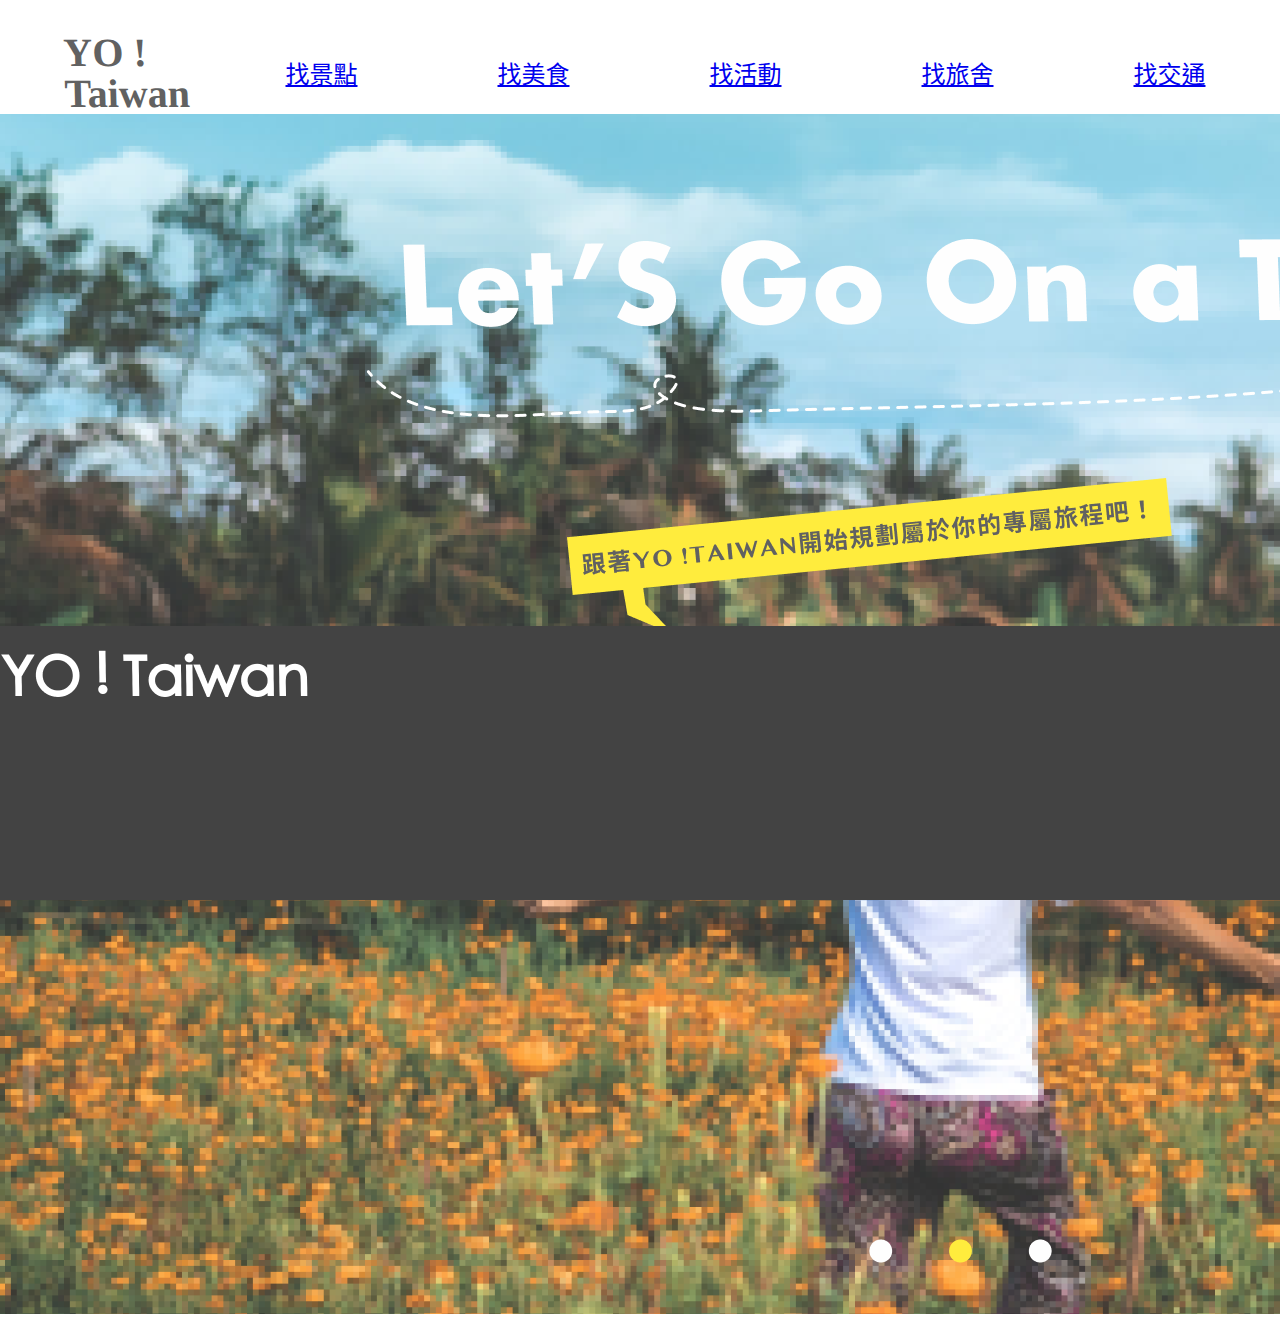
<file: index.html>
<!DOCTYPE html>
<html lang="en">
<head>
    <meta charset="UTF-8">
    <meta http-equiv="X-UA-Compatible" content="IE=edge">
    <meta name="viewport" content="width=device-width, initial-scale=1.0">
    <title>YO ! Taiwan</title>
    <link rel = "stylesheet" type = "text/css" href = "style.css" >
</head>
<body>
    <header class="flex just-content-between aline-items-center">
        <div class="logo ">YO ! Taiwan</div>
        <ul class="flex ">
            <li class="title-bar">
                <a href="javescript:;">找景點</a>
            </li>
            <li class="title-bar">
                <a href="javescript:;">找美食</a>
            </li>
            <li class="title-bar">
                <a href="javescript:;">找活動</a>
            </li>
            <li class="title-bar">
                <a href="javescript:;">找旅舍</a>
            </li>
            <li class="title-bar">
                <a href="javescript:;">找交通</a>
            </li>
            <li class="title-bar myschedule">
                <a href="javescript:;">我的行程</a>
            </li>
        </ul>
    </header>

    <main>
        <section class="title-img">
            <img src="./img/unsplash_LoXAzkLtmFA.png"  alt="">
        </section>
        <section>

        </section>
    </main>
    <footer class="">
        <section class="footer-logo">
            <img src="./img/2_工作區域 1 1.png" alt="">
        </section>
        <section>

        </section>
    </footer>
</body>
</html>
</file>
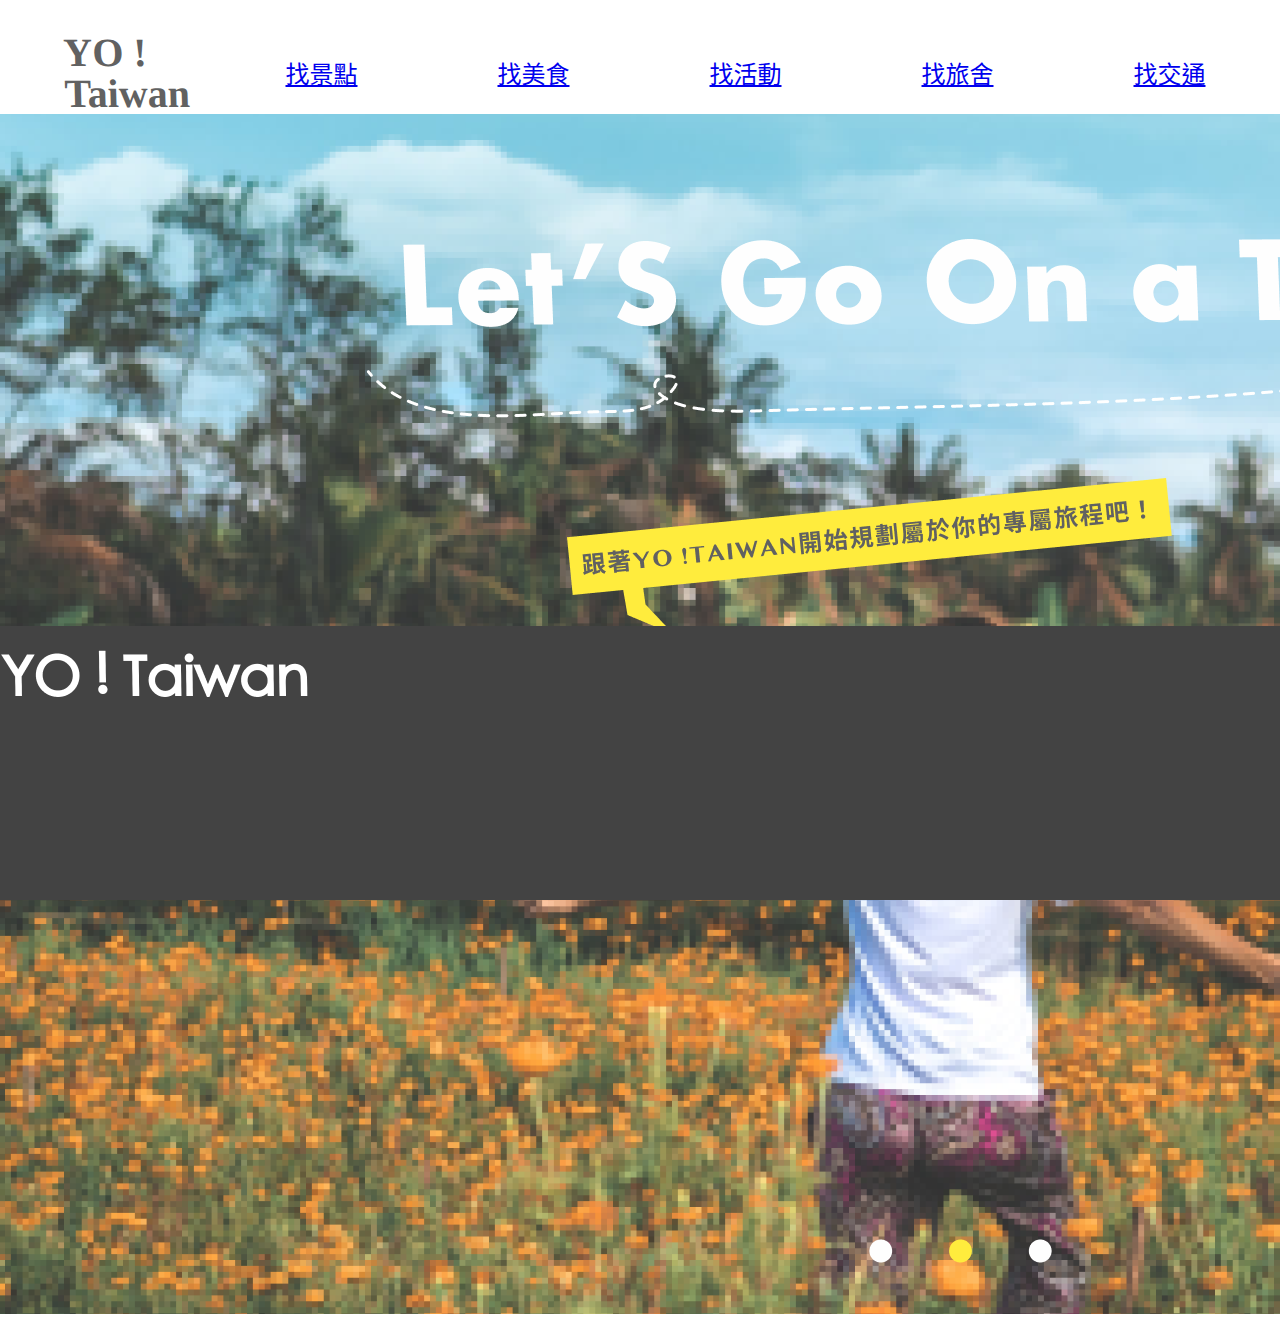
<file: Lance0901.github.io/index.html>
<!DOCTYPE html>
<html lang="en">
<head>
    <meta charset="UTF-8">
    <meta http-equiv="X-UA-Compatible" content="IE=edge">
    <meta name="viewport" content="width=device-width, initial-scale=1.0">
    <title>YO ! Taiwan</title>
    <link rel = "stylesheet" type = "text/css" href = "style.css" >
</head>
<body>
    <header class="flex just-content-between aline-items-center">
        <div class="logo ">YO ! Taiwan</div>
        <ul class="flex ">
            <li class="title-bar">
                <a href="javescript:;">找景點</a>
            </li>
            <li class="title-bar">
                <a href="javescript:;">找美食</a>
            </li>
            <li class="title-bar">
                <a href="javescript:;">找活動</a>
            </li>
            <li class="title-bar">
                <a href="javescript:;">找旅舍</a>
            </li>
            <li class="title-bar">
                <a href="javescript:;">找交通</a>
            </li>
            <li class="title-bar myschedule">
                <a href="javescript:;">我的行程</a>
            </li>
        </ul>
    </header>

    <main>
        <section class="title-img">
            <img src="./img/unsplash_LoXAzkLtmFA.png"  alt="">
        </section>
        <section>

        </section>
    </main>
    <footer>
        <section class="footer-logo">
            <img src="./img/2_工作區域 1 1.png" alt="">
        </section>
        <section>

        </section>
    </footer>
</body>
</html>
</file>
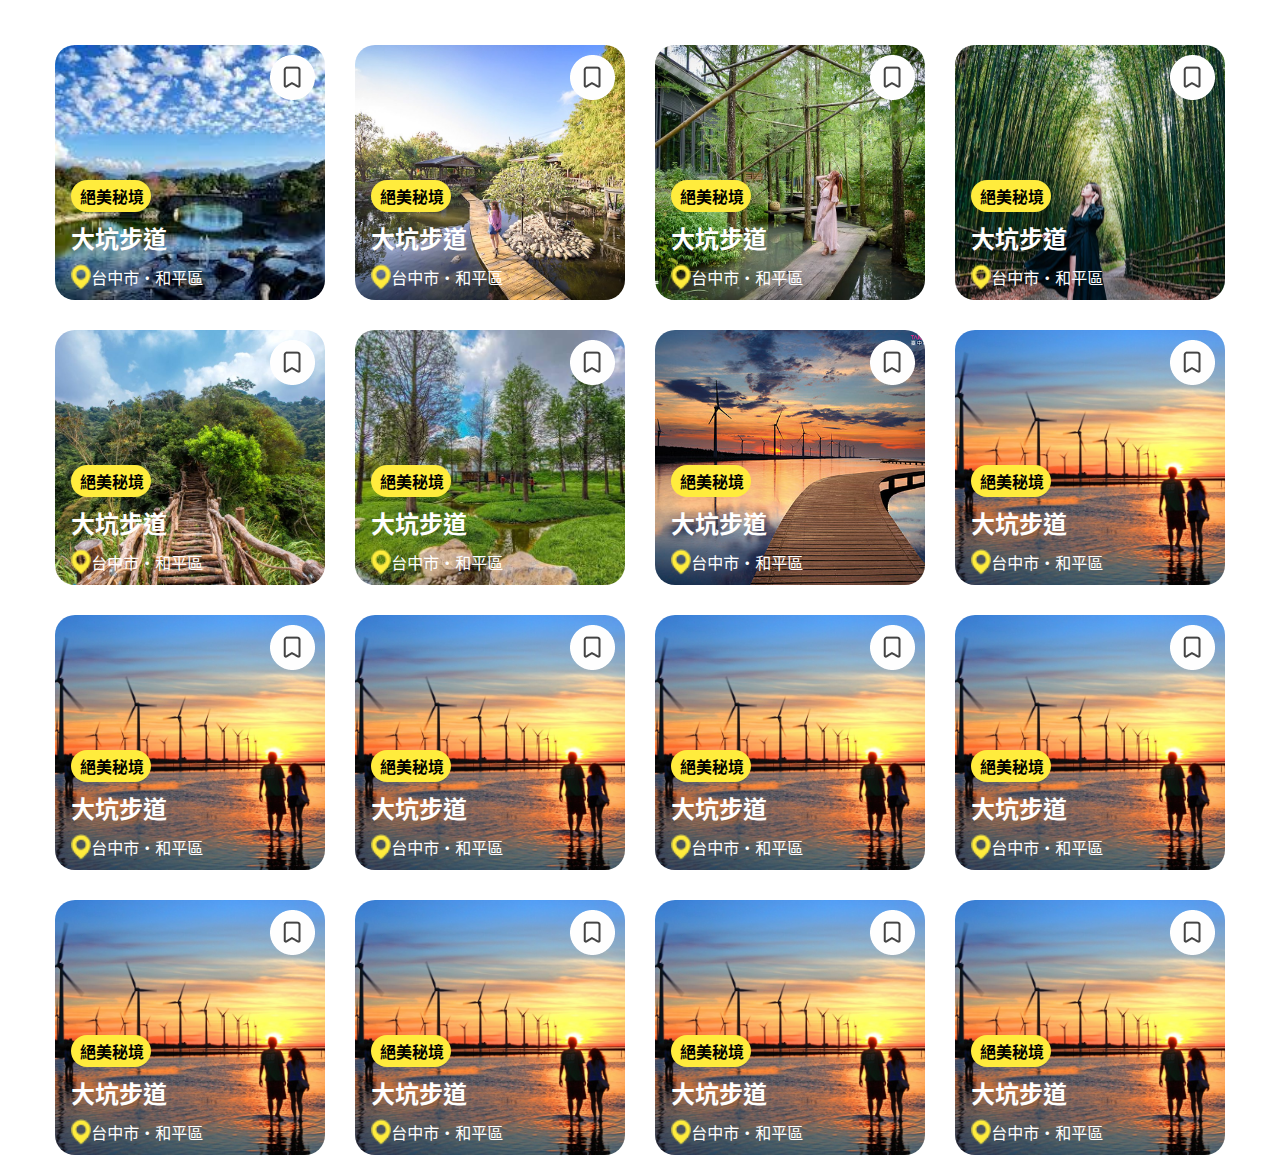
<file: card-pratice0306-master/card.html>
<!DOCTYPE html>
<html lang="ZH-TW">
  <head>
    <meta charset="UTF-8" />
    <meta http-equiv="X-UA-Compatible" content="IE=edge" />
    <meta name="viewport" content="width=device-width, initial-scale=1.0" />
    <title>Card</title>
    <link rel="stylesheet" type="text/css" href="card.css" />
  </head>
  <body>
    <div class="container">
      <div class="row">
        <div class="column w-25">
          <div class="card" style="background-image: url(./image/card-1.jpg)">
            <div >
              <div class="icon-vector">
                <img src="./image/Vector.png" alt="" />
              </div>
              <div class="card-tag">絕美秘境</div>
              <div class="sight">大坑步道</div>
              <div class="Loc-icon">
                <img src="./image/loctaion_Icon.png" alt="" />
                <div class="Location">台中市・和平區</div>
              </div>
            </div>  
          </div>
        </div>
        <div class="column w-25">
          <div class="card" style="background-image: url(./image/card-2.jpg)">
            <div >
              <div class="icon-vector">
                <img src="./image/Vector.png" alt="" />
              </div>
              <div class="card-tag">絕美秘境</div>
              <div class="sight">大坑步道</div>
              <div class="Loc-icon">
                <img src="./image/loctaion_Icon.png" alt="" />
                <div class="Location">台中市・和平區</div>
              </div>
            </div>  
          </div>
        </div>
        <div class="column w-25">
          <div class="card" style="background-image: url(./image/card-3.jpg)">
            <div >
              <div class="icon-vector">
                <img src="./image/Vector.png" alt="" />
              </div>
              <div class="card-tag">絕美秘境</div>
              <div class="sight">大坑步道</div>
              <div class="Loc-icon">
                <img src="./image/loctaion_Icon.png" alt="" />
                <div class="Location">台中市・和平區</div>
              </div>
            </div>  
          </div>
        </div>
        <div class="column w-25">
          <div class="card" style="background-image: url(./image/card-4.jpg)">
            <div >
              <div class="icon-vector">
                <img src="./image/Vector.png" alt="" />
              </div>
              <div class="card-tag">絕美秘境</div>
              <div class="sight">大坑步道</div>
              <div class="Loc-icon">
                <img src="./image/loctaion_Icon.png" alt="" />
                <div class="Location">台中市・和平區</div>
              </div>
            </div>  
          </div>
        </div>
        <div class="column w-25">
          <div class="card" style="background-image: url(./image/card-5.jpg)">
            <div >
              <div class="icon-vector">
                <img src="./image/Vector.png" alt="" />
              </div>
              <div class="card-tag">絕美秘境</div>
              <div class="sight">大坑步道</div>
              <div class="Loc-icon">
                <img src="./image/loctaion_Icon.png" alt="" />
                <div class="Location">台中市・和平區</div>
              </div>
            </div>  
          </div>
        </div>
        <div class="column w-25">
          <div class="card" style="background-image: url(./image/card-6.jpg)">
            <div >
              <div class="icon-vector">
                <img src="./image/Vector.png" alt="" />
              </div>
              <div class="card-tag">絕美秘境</div>
              <div class="sight">大坑步道</div>
              <div class="Loc-icon">
                <img src="./image/loctaion_Icon.png" alt="" />
                <div class="Location">台中市・和平區</div>
              </div>
            </div>  
          </div>
        </div>
        <div class="column w-25">
          <div class="card" style="background-image: url(./image/card-7.jpg)">
            <div >
              <div class="icon-vector">
                <img src="./image/Vector.png" alt="" />
              </div>
              <div class="card-tag">絕美秘境</div>
              <div class="sight">大坑步道</div>
              <div class="Loc-icon">
                <img src="./image/loctaion_Icon.png" alt="" />
                <div class="Location">台中市・和平區</div>
              </div>
            </div>  
          </div>
        </div>
        <div class="column w-25">
          <div class="card" style="background-image: url(./image/card-8.jpg)">
            <div >
              <div class="icon-vector">
                <img src="./image/Vector.png" alt="" />
              </div>
              <div class="card-tag">絕美秘境</div>
              <div class="sight">大坑步道</div>
              <div class="Loc-icon">
                <img src="./image/loctaion_Icon.png" alt="" />
                <div class="Location">台中市・和平區</div>
              </div>
            </div>  
          </div>
        </div>
        <div class="column w-25">
          <div class="card" style="background-image: url(./image/card-8.jpg)">
            <div >
              <div class="icon-vector">
                <img src="./image/Vector.png" alt="" />
              </div>
              <div class="card-tag">絕美秘境</div>
              <div class="sight">大坑步道</div>
              <div class="Loc-icon">
                <img src="./image/loctaion_Icon.png" alt="" />
                <div class="Location">台中市・和平區</div>
              </div>
            </div>  
          </div>
        </div>
        <div class="column w-25">
          <div class="card" style="background-image: url(./image/card-8.jpg)">
            <div >
              <div class="icon-vector">
                <img src="./image/Vector.png" alt="" />
              </div>
              <div class="card-tag">絕美秘境</div>
              <div class="sight">大坑步道</div>
              <div class="Loc-icon">
                <img src="./image/loctaion_Icon.png" alt="" />
                <div class="Location">台中市・和平區</div>
              </div>
            </div>  
          </div>
        </div>
        <div class="column w-25">
          <div class="card" style="background-image: url(./image/card-8.jpg)">
            <div >
              <div class="icon-vector">
                <img src="./image/Vector.png" alt="" />
              </div>
              <div class="card-tag">絕美秘境</div>
              <div class="sight">大坑步道</div>
              <div class="Loc-icon">
                <img src="./image/loctaion_Icon.png" alt="" />
                <div class="Location">台中市・和平區</div>
              </div>
            </div>  
          </div>
        </div>
        <div class="column w-25">
          <div class="card" style="background-image: url(./image/card-8.jpg)">
            <div >
              <div class="icon-vector">
                <img src="./image/Vector.png" alt="" />
              </div>
              <div class="card-tag">絕美秘境</div>
              <div class="sight">大坑步道</div>
              <div class="Loc-icon">
                <img src="./image/loctaion_Icon.png" alt="" />
                <div class="Location">台中市・和平區</div>
              </div>
            </div>  
          </div>
        </div>
        <div class="column w-25">
          <div class="card" style="background-image: url(./image/card-8.jpg)">
            <div >
              <div class="icon-vector">
                <img src="./image/Vector.png" alt="" />
              </div>
              <div class="card-tag">絕美秘境</div>
              <div class="sight">大坑步道</div>
              <div class="Loc-icon">
                <img src="./image/loctaion_Icon.png" alt="" />
                <div class="Location">台中市・和平區</div>
              </div>
            </div>  
          </div>
        </div>
        <div class="column w-25">
          <div class="card" style="background-image: url(./image/card-8.jpg)">
            <div >
              <div class="icon-vector">
                <img src="./image/Vector.png" alt="" />
              </div>
              <div class="card-tag">絕美秘境</div>
              <div class="sight">大坑步道</div>
              <div class="Loc-icon">
                <img src="./image/loctaion_Icon.png" alt="" />
                <div class="Location">台中市・和平區</div>
              </div>
            </div>  
          </div>
        </div>
        <div class="column w-25">
          <div class="card" style="background-image: url(./image/card-8.jpg)">
            <div >
              <div class="icon-vector">
                <img src="./image/Vector.png" alt="" />
              </div>
              <div class="card-tag">絕美秘境</div>
              <div class="sight">大坑步道</div>
              <div class="Loc-icon">
                <img src="./image/loctaion_Icon.png" alt="" />
                <div class="Location">台中市・和平區</div>
              </div>
            </div>  
          </div>
        </div>
        <div class="column w-25">
          <div class="card" style="background-image: url(./image/card-8.jpg)">
            <div >
              <div class="icon-vector">
                <img src="./image/Vector.png" alt="" />
              </div>
              <div class="card-tag">絕美秘境</div>
              <div class="sight">大坑步道</div>
              <div class="Loc-icon">
                <img src="./image/loctaion_Icon.png" alt="" />
                <div class="Location">台中市・和平區</div>
              </div>
            </div>  
          </div>
        </div>
      </div>  
    </div>
  </body>
</html>
</file>
<file: style.css>
* {
    margin: 0;
    padding: 0;
}
.flex {
    display: flex;
}
.just-content-between{
    justify-content: space-between;
}
.aline-items-center {
    align-items: center;
}
header {
 /* border-style: solid;
 border-color: brown; */
 margin-top: 32px;
 margin-left: 64px;
 margin-right: 80.5px;
}
.logo {
    font-family: Heiti TC;
    font-style: normal;
    font-weight: bold;
    font-size: 40px;
    line-height: 41px;
    color: #616161;
    transform: matrix(1, 0, 0.03, 1, 0, 0);
}

.title-bar {
    padding: 0px 70px;
    font-family: Noto Sans CJK TC;
    font-style: normal;
    font-weight: normal;
    font-size: 24px;
    line-height: 36px;
    color: #9C9C9C;
    flex: none;
    list-style: none;
}

.title-img{
    display: block;
    max-width: 100%;
    
  }
footer{
    background-color: #434343;
    max-width: 100%;
    position: absolute;
    height: 274px;
    left: 0px;
    right: 0px;
    bottom: 0px;
}
.footer-logo {
    position: static;
    width: 309px;
    height: 47px;
    left: 0px;
    top: 0px;
    flex: none;
    order: 0;
    flex-grow: 0;
    margin: 24px 0px;
}
</file>
<file: Lance0901.github.io/style.css>
* {
    margin: 0;
    padding: 0;
}
.flex {
    display: flex;
}
.just-content-between{
    justify-content: space-between;
}
.aline-items-center {
    align-items: center;
}
header {
 /* border-style: solid;
 border-color: brown; */
 margin-top: 32px;
 margin-left: 64px;
 margin-right: 80.5px;
}
.logo {
    font-family: Heiti TC;
    font-style: normal;
    font-weight: bold;
    font-size: 40px;
    line-height: 41px;
    color: #616161;
    transform: matrix(1, 0, 0.03, 1, 0, 0);
}

.title-bar {
    padding: 0px 70px;
    font-family: Noto Sans CJK TC;
    font-style: normal;
    font-weight: normal;
    font-size: 24px;
    line-height: 36px;
    color: #9C9C9C;
    flex: none;
    list-style: none;
}

.title-img{
    display: block;
    max-width: 100%;
    wi
  }
footer{
    background-color: #434343;
    max-width: 100%;
    position: absolute;
    height: 274px;
    left: 0px;
    right: 0px;
    bottom: 0px;
}
.footer-logo {
    position: static;
    width: 309px;
    height: 47px;
    left: 0px;
    top: 0px;
    flex: none;
    order: 0;
    flex-grow: 0;
    margin: 24px 0px;
}
</file>
<file: card-pratice0306-master/card.css>
* {
  padding: 0;
  margin: 0;
}
/*
card 常用結構會有4層，由外而內為
container>row>column>card
*/
.container {
  margin-left: auto;
  margin-right: auto;
  width: 100%;
  margin-top: 30px;
}
/*
在container設定RWD的尺寸，因為container是最外圍的容器
RWD由大尺寸做到小尺寸(較好修正)
所以使用max-width判斷小於條件時有效
*/
@media (min-width: 576px) {
  .container {
    max-width: 576px;
  }
}
@media (min-width: 768px) {
  .container {
    max-width: 768px;
  }
}
@media (min-width: 1200px) {
  .container {
    max-width: 1200px;
  }
}
.row {
  display: flex;
  flex-wrap: wrap;
}
.column {
  margin: 15px 0px;
  padding-left: 15px;
  padding-right: 15px;
  box-sizing: border-box;
}
.card {
  background-size: cover;
  background-position: center;
  background-repeat: no-repeat;
  border-radius: 20px;
  padding-top: 50%;
  position: relative;

  box-sizing: border-box;
  padding-left: 8px;
  padding-bottom: 2px;

}
.w-25 {
  width: 25%;
}
.icon-vector {
  position: absolute;
  top: 10px;
  right: 10px;
}
.card-tag {
  background-color: #ffec3d;
  border-radius: 20px;
  font-family: Noto Sans CJK TC;
  font-style: normal;
  font-weight: bold;
  font-size: 16px;
  line-height: 24px;
  width: 80px;
  height: 32px;
  align-items: flex-start;
  position: static;
  text-align: center;
  box-sizing: border-box;
  margin-left: 8px;
  padding-top: 4px;
  padding-left: 2px;
}
.sight {
  color: #fefefe;
  font-family: Noto Sans CJK TC;
  font-style: normal;
  font-weight: bold;
  font-size: 24px;
  line-height: 36px;
  margin-left: 8px;
  padding-top: 8px;
}
.Loc-icon {
  display: flex;
  position: relative;
  align-items: center;
  margin-left: 8px;
  padding-top: 8px;
  padding-bottom: 8px;
}
.Loc-icon img {
  width: 8%;
}
.Location {
  font-family: Noto Sans CJK TC;
  font-style: normal;
  font-weight: normal;
  font-size: 16px;
  line-height: 24px;
  color: #ffffff;
}
</file>
